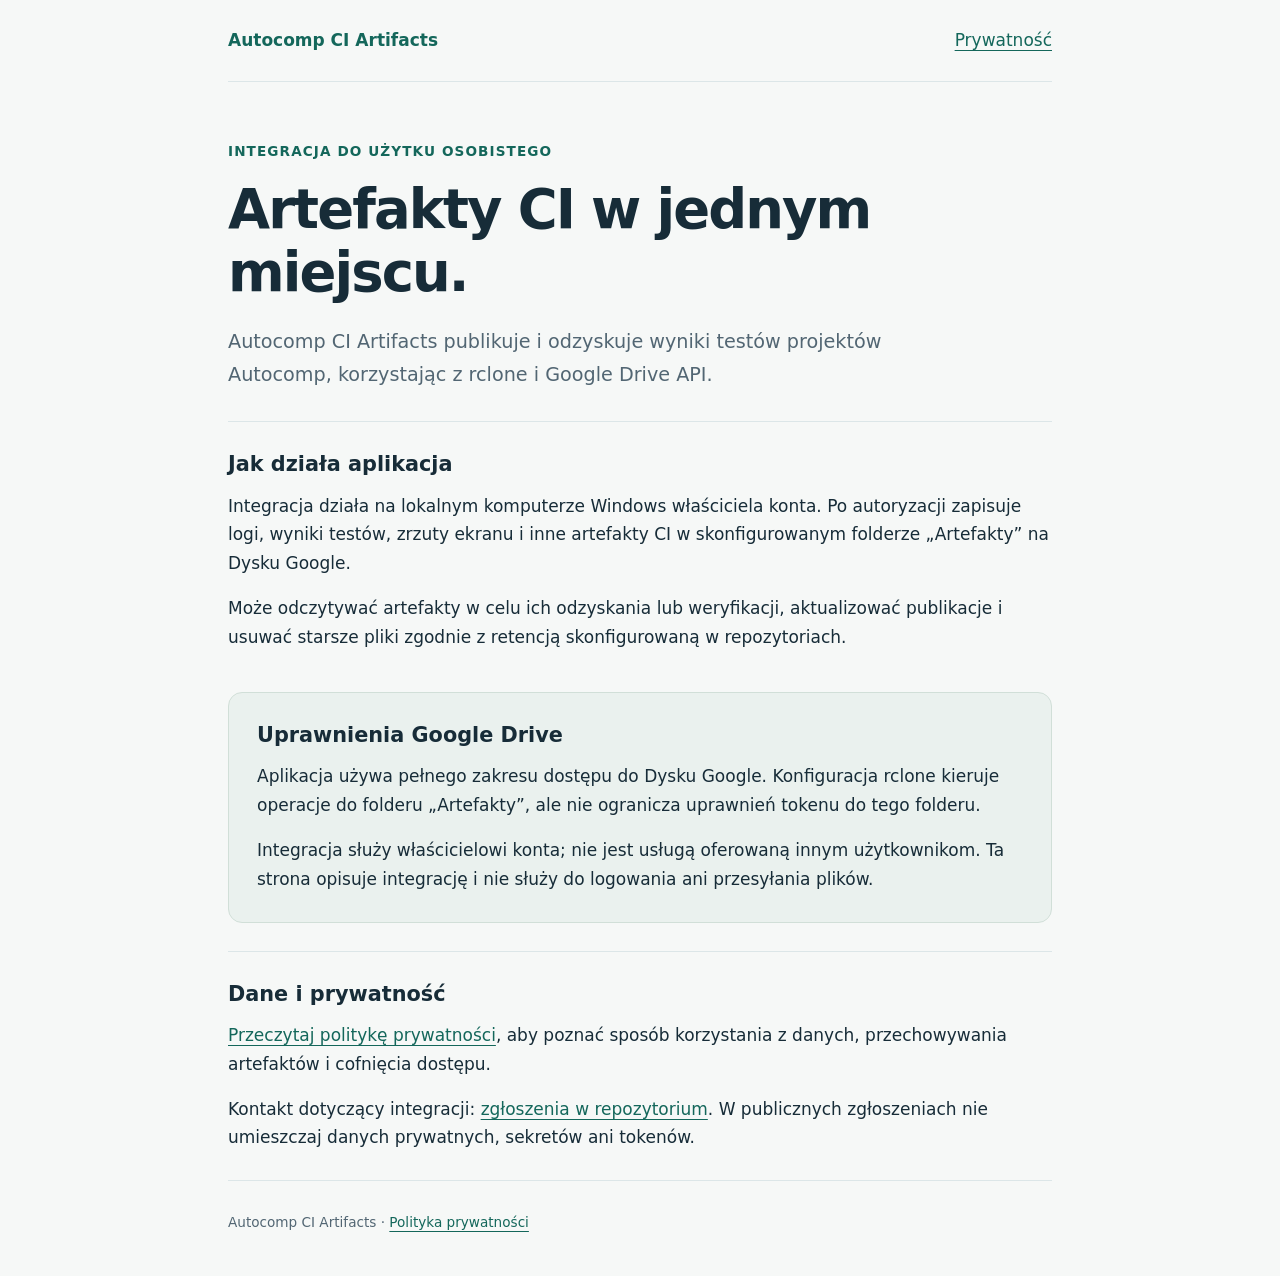
<file: index.html>
<!doctype html>
<html lang="pl">
<head><meta charset="utf-8"><meta name="viewport" content="width=device-width, initial-scale=1"><meta name="description" content="Autocomp CI Artifacts — prywatna integracja publikowania i odzyskiwania artefaktów CI na Dysku Google."><title>Autocomp CI Artifacts</title><link rel="stylesheet" href="style.css"></head>
<body><main><nav aria-label="Nawigacja"><a class="brand" href="./">Autocomp CI Artifacts</a><a href="privacy.html">Prywatność</a></nav>
<header><p class="eyebrow">Integracja do użytku osobistego</p><h1>Artefakty CI w jednym miejscu.</h1><p class="lead">Autocomp CI Artifacts publikuje i odzyskuje wyniki testów projektów Autocomp, korzystając z rclone i Google Drive API.</p></header>
<section><h2>Jak działa aplikacja</h2><p>Integracja działa na lokalnym komputerze Windows właściciela konta. Po autoryzacji zapisuje logi, wyniki testów, zrzuty ekranu i inne artefakty CI w skonfigurowanym folderze „Artefakty” na Dysku Google.</p><p>Może odczytywać artefakty w celu ich odzyskania lub weryfikacji, aktualizować publikacje i usuwać starsze pliki zgodnie z retencją skonfigurowaną w repozytoriach.</p></section>
<section class="notice"><h2>Uprawnienia Google Drive</h2><p>Aplikacja używa pełnego zakresu dostępu do Dysku Google. Konfiguracja rclone kieruje operacje do folderu „Artefakty”, ale nie ogranicza uprawnień tokenu do tego folderu.</p><p>Integracja służy właścicielowi konta; nie jest usługą oferowaną innym użytkownikom. Ta strona opisuje integrację i nie służy do logowania ani przesyłania plików.</p></section>
<section><h2>Dane i prywatność</h2><p><a href="privacy.html">Przeczytaj politykę prywatności</a>, aby poznać sposób korzystania z danych, przechowywania artefaktów i cofnięcia dostępu.</p><p>Kontakt dotyczący integracji: <a href="https://github.com/mgaszynski/autocomp-ci-artifacts/issues">zgłoszenia w repozytorium</a>. W publicznych zgłoszeniach nie umieszczaj danych prywatnych, sekretów ani tokenów.</p></section>
<footer>Autocomp CI Artifacts · <a href="privacy.html">Polityka prywatności</a></footer></main></body></html>
</file>
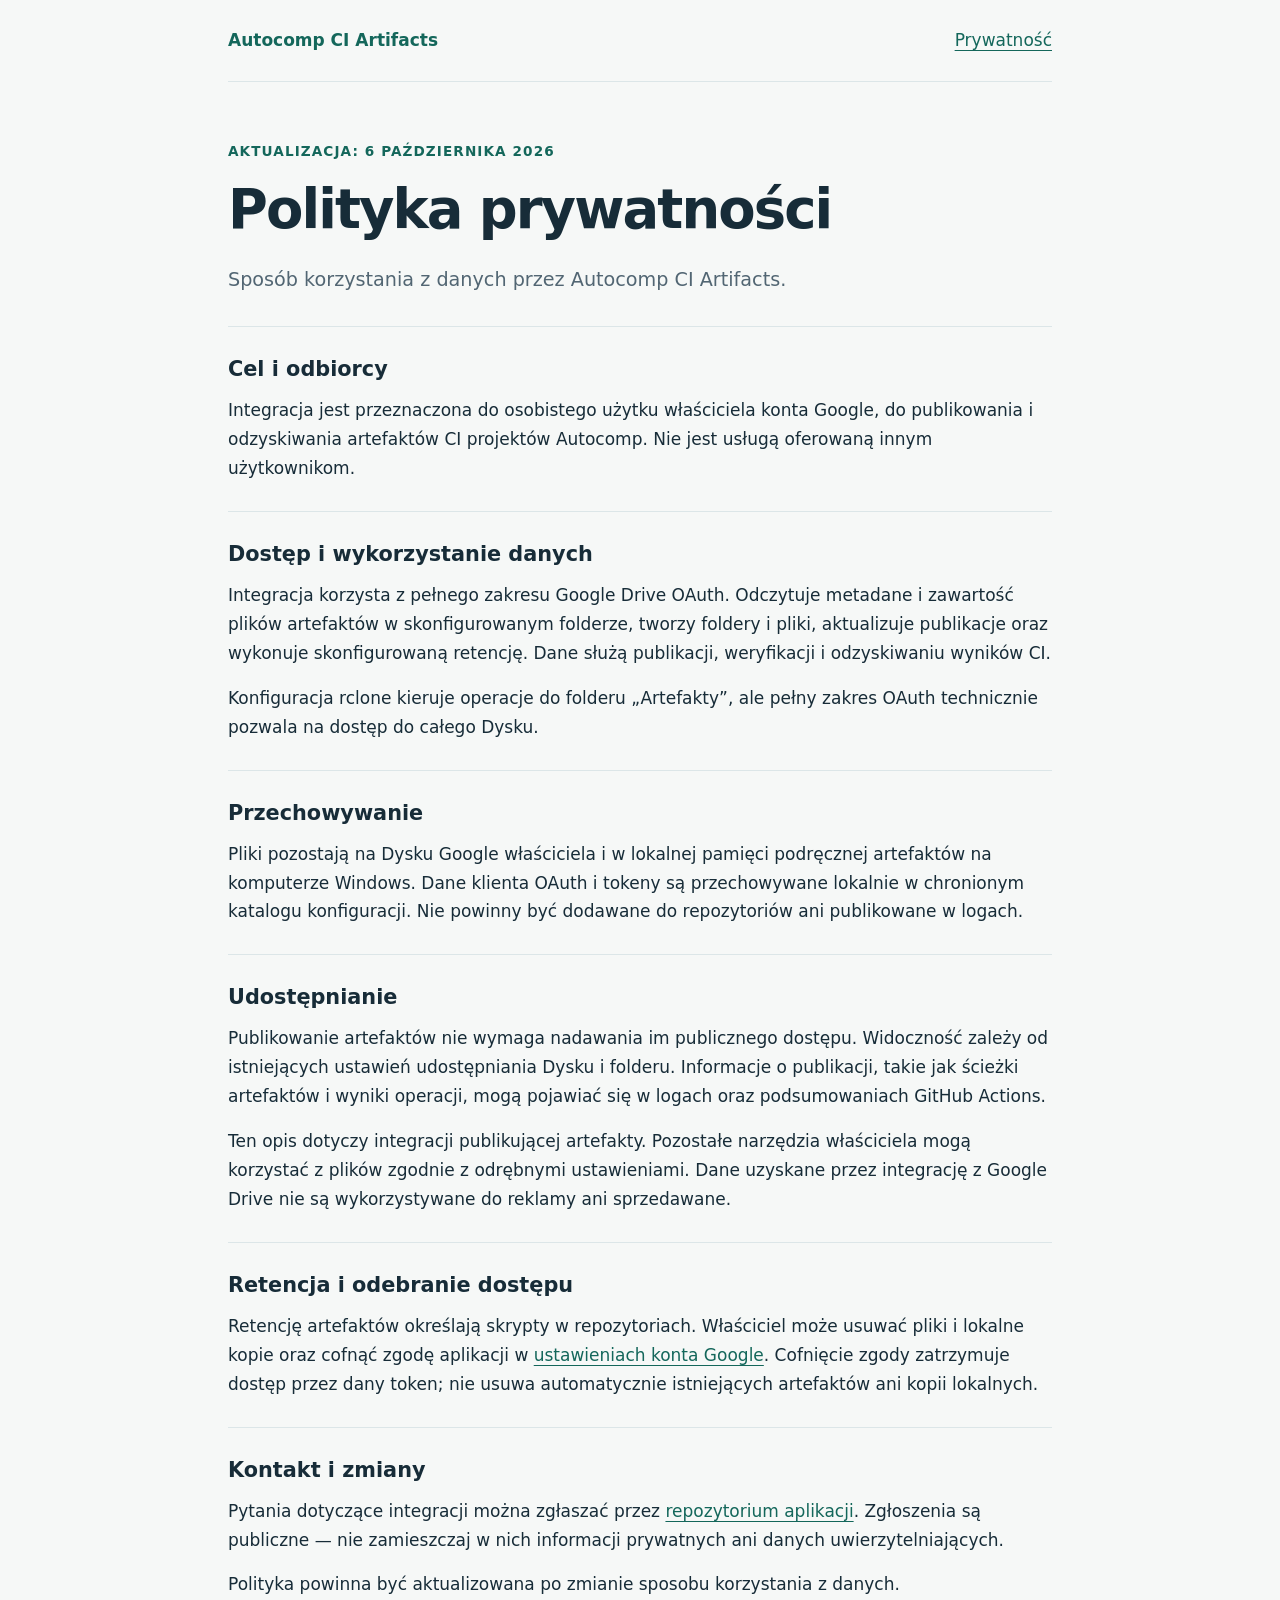
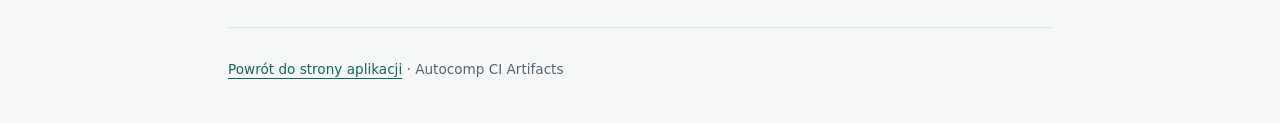
<file: privacy.html>
<!doctype html>
<html lang="pl">
<head><meta charset="utf-8"><meta name="viewport" content="width=device-width, initial-scale=1"><meta name="description" content="Polityka prywatności osobistej integracji Autocomp CI Artifacts."><title>Polityka prywatności — Autocomp CI Artifacts</title><link rel="stylesheet" href="style.css"></head>
<body><main><nav aria-label="Nawigacja"><a class="brand" href="./">Autocomp CI Artifacts</a><a href="privacy.html" aria-current="page">Prywatność</a></nav>
<header><p class="eyebrow">Aktualizacja: 6 października 2026</p><h1>Polityka prywatności</h1><p class="lead">Sposób korzystania z danych przez Autocomp CI Artifacts.</p></header>
<section><h2>Cel i odbiorcy</h2><p>Integracja jest przeznaczona do osobistego użytku właściciela konta Google, do publikowania i odzyskiwania artefaktów CI projektów Autocomp. Nie jest usługą oferowaną innym użytkownikom.</p></section>
<section><h2>Dostęp i wykorzystanie danych</h2><p>Integracja korzysta z pełnego zakresu Google Drive OAuth. Odczytuje metadane i zawartość plików artefaktów w skonfigurowanym folderze, tworzy foldery i pliki, aktualizuje publikacje oraz wykonuje skonfigurowaną retencję. Dane służą publikacji, weryfikacji i odzyskiwaniu wyników CI.</p><p>Konfiguracja rclone kieruje operacje do folderu „Artefakty”, ale pełny zakres OAuth technicznie pozwala na dostęp do całego Dysku.</p></section>
<section><h2>Przechowywanie</h2><p>Pliki pozostają na Dysku Google właściciela i w lokalnej pamięci podręcznej artefaktów na komputerze Windows. Dane klienta OAuth i tokeny są przechowywane lokalnie w chronionym katalogu konfiguracji. Nie powinny być dodawane do repozytoriów ani publikowane w logach.</p></section>
<section><h2>Udostępnianie</h2><p>Publikowanie artefaktów nie wymaga nadawania im publicznego dostępu. Widoczność zależy od istniejących ustawień udostępniania Dysku i folderu. Informacje o publikacji, takie jak ścieżki artefaktów i wyniki operacji, mogą pojawiać się w logach oraz podsumowaniach GitHub Actions.</p><p>Ten opis dotyczy integracji publikującej artefakty. Pozostałe narzędzia właściciela mogą korzystać z plików zgodnie z odrębnymi ustawieniami. Dane uzyskane przez integrację z Google Drive nie są wykorzystywane do reklamy ani sprzedawane.</p></section>
<section><h2>Retencja i odebranie dostępu</h2><p>Retencję artefaktów określają skrypty w repozytoriach. Właściciel może usuwać pliki i lokalne kopie oraz cofnąć zgodę aplikacji w <a href="https://myaccount.google.com/connections">ustawieniach konta Google</a>. Cofnięcie zgody zatrzymuje dostęp przez dany token; nie usuwa automatycznie istniejących artefaktów ani kopii lokalnych.</p></section>
<section><h2>Kontakt i zmiany</h2><p>Pytania dotyczące integracji można zgłaszać przez <a href="https://github.com/mgaszynski/autocomp-ci-artifacts/issues">repozytorium aplikacji</a>. Zgłoszenia są publiczne — nie zamieszczaj w nich informacji prywatnych ani danych uwierzytelniających.</p><p>Polityka powinna być aktualizowana po zmianie sposobu korzystania z danych.</p></section>
<footer><a href="./">Powrót do strony aplikacji</a> · Autocomp CI Artifacts</footer></main></body></html>
</file>
<file: style.css>
:root{color-scheme:light;--ink:#172c38;--muted:#526673;--accent:#14675b;--line:#dce6e8}*{box-sizing:border-box}body{margin:0;background:#f6f8f7;color:var(--ink);font:17px/1.7 system-ui,-apple-system,"Segoe UI",sans-serif}main{max-width:880px;margin:auto;padding:0 28px}nav{display:flex;justify-content:space-between;align-items:center;gap:20px;padding:26px 0;border-bottom:1px solid var(--line)}a{color:var(--accent);text-underline-offset:4px}a:hover{text-decoration-thickness:2px}.brand{font-weight:700;text-decoration:none}header{padding:58px 0 30px}h1{font-size:clamp(2rem,5vw,3.4rem);line-height:1.15;letter-spacing:-.035em;margin:12px 0 22px}h2{font-size:1.3rem;line-height:1.4;margin:0 0 12px}.eyebrow{font-size:.85rem;letter-spacing:.08em;text-transform:uppercase;color:var(--accent);font-weight:650}.lead{font-size:1.2rem;color:var(--muted);max-width:700px}section{padding:28px 0;border-top:1px solid var(--line)}p{margin:0 0 16px}p:last-child{margin-bottom:0}.notice{background:#eaf1ee;border:1px solid #d1dfd8;border-radius:14px;padding:28px;margin:12px 0 28px}footer{padding:30px 0 42px;font-size:.85rem;color:var(--muted);border-top:1px solid var(--line)}:focus-visible{outline:3px solid #b27d28;outline-offset:4px}@media(max-width:480px){main{padding:0 20px}nav{font-size:.9rem;gap:12px}header{padding-top:38px}.notice{padding:22px}}
</file>
